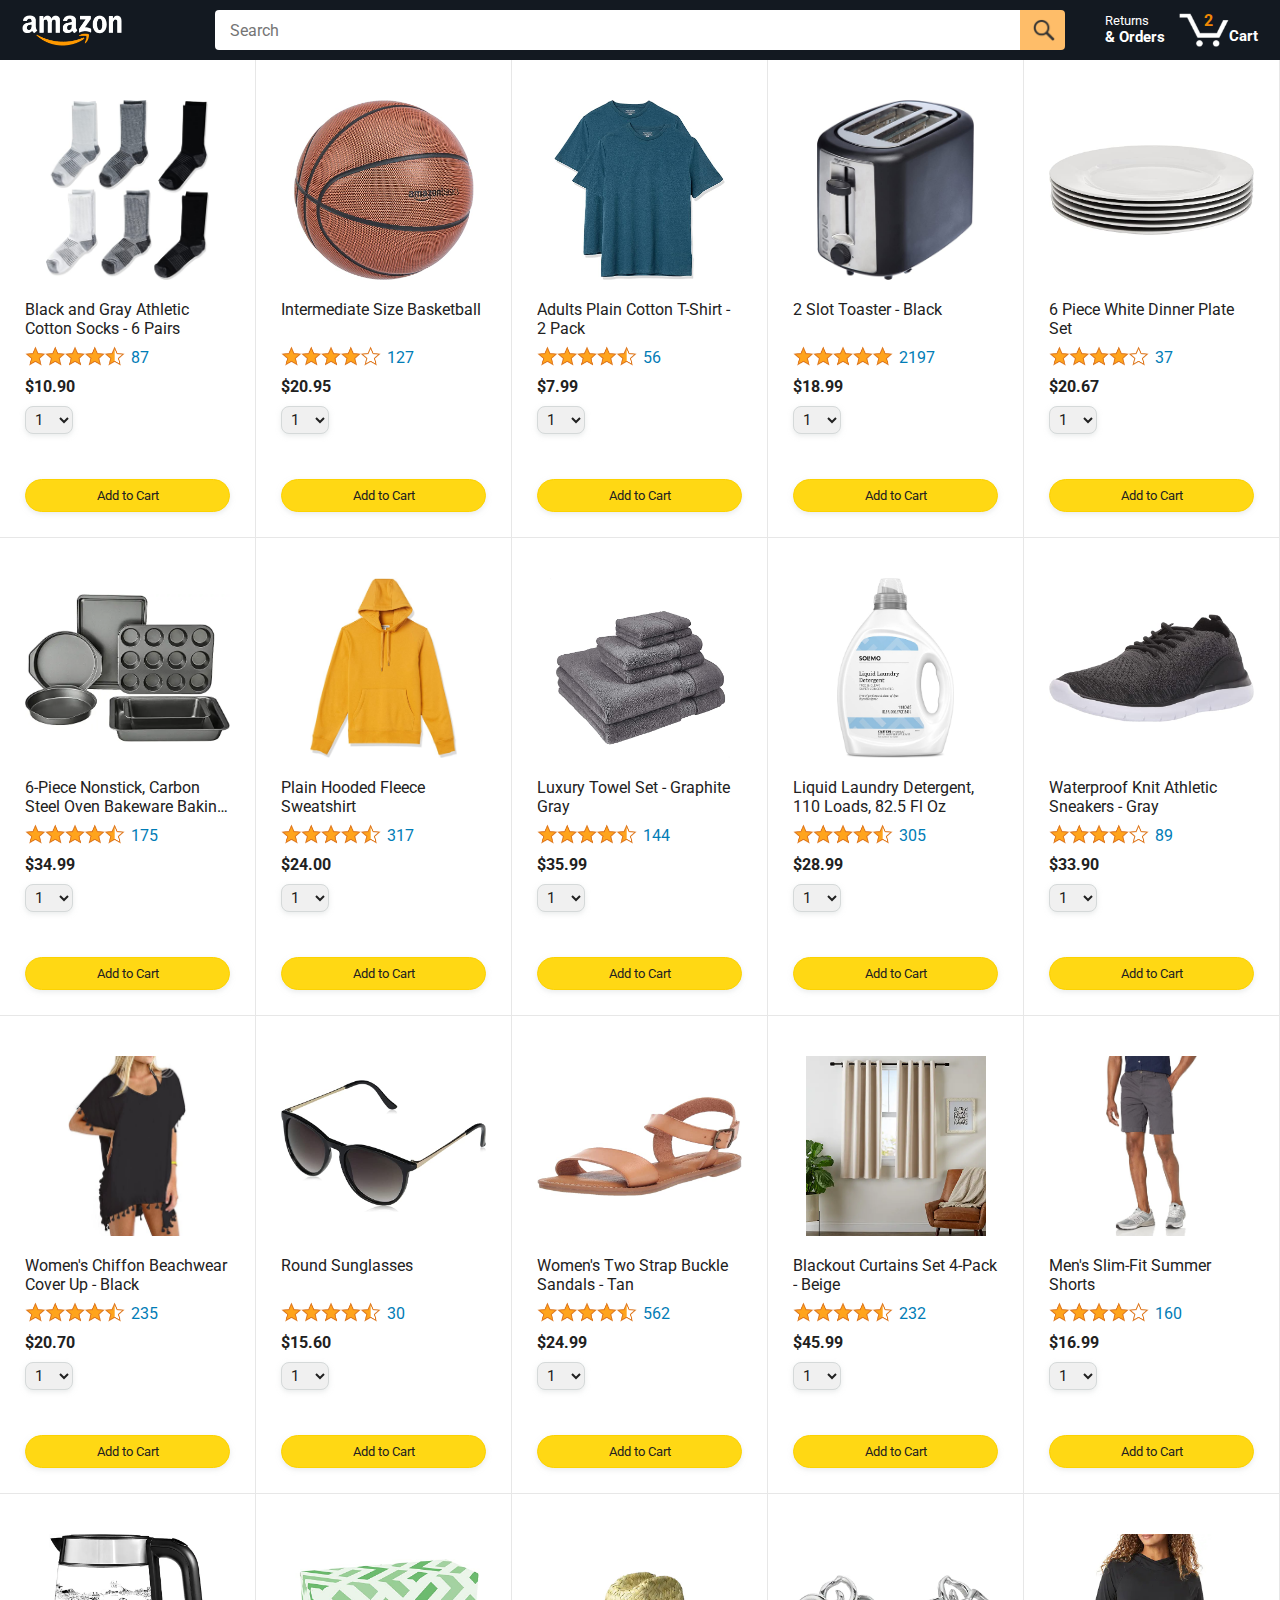
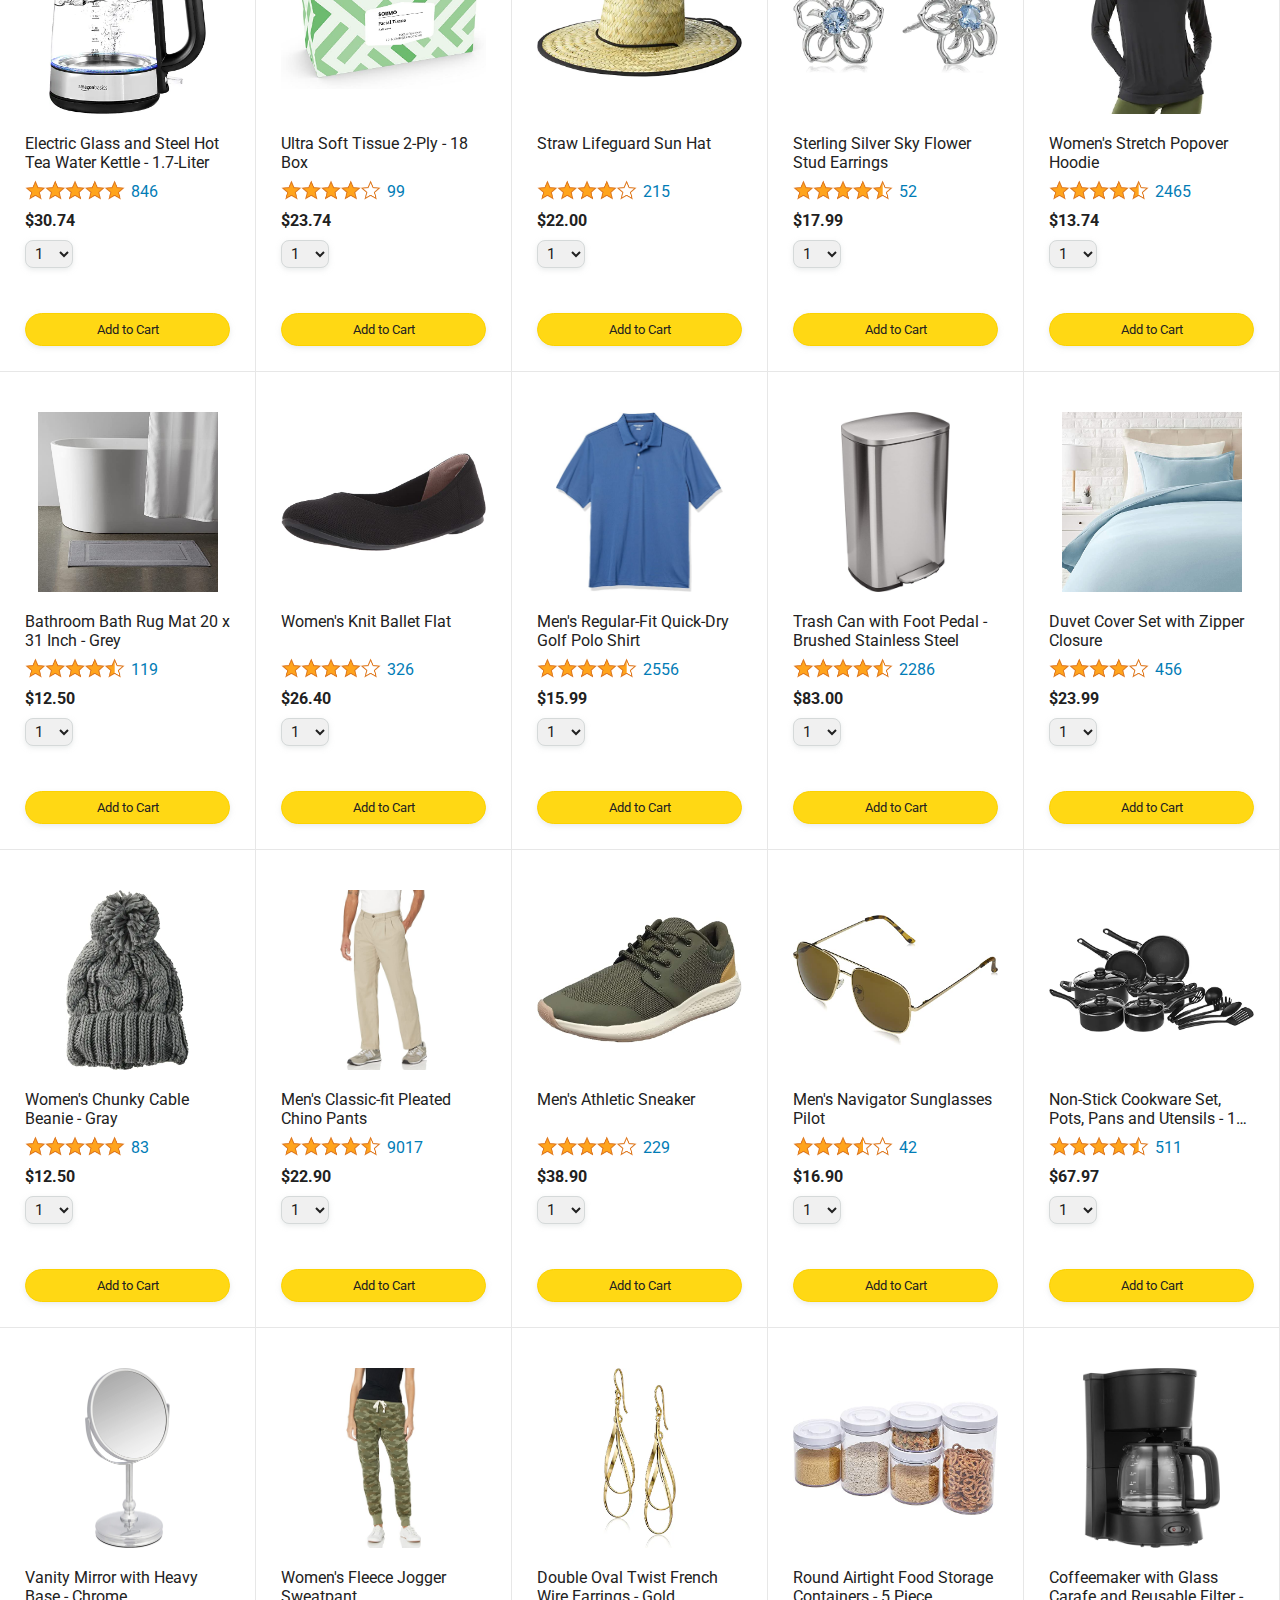
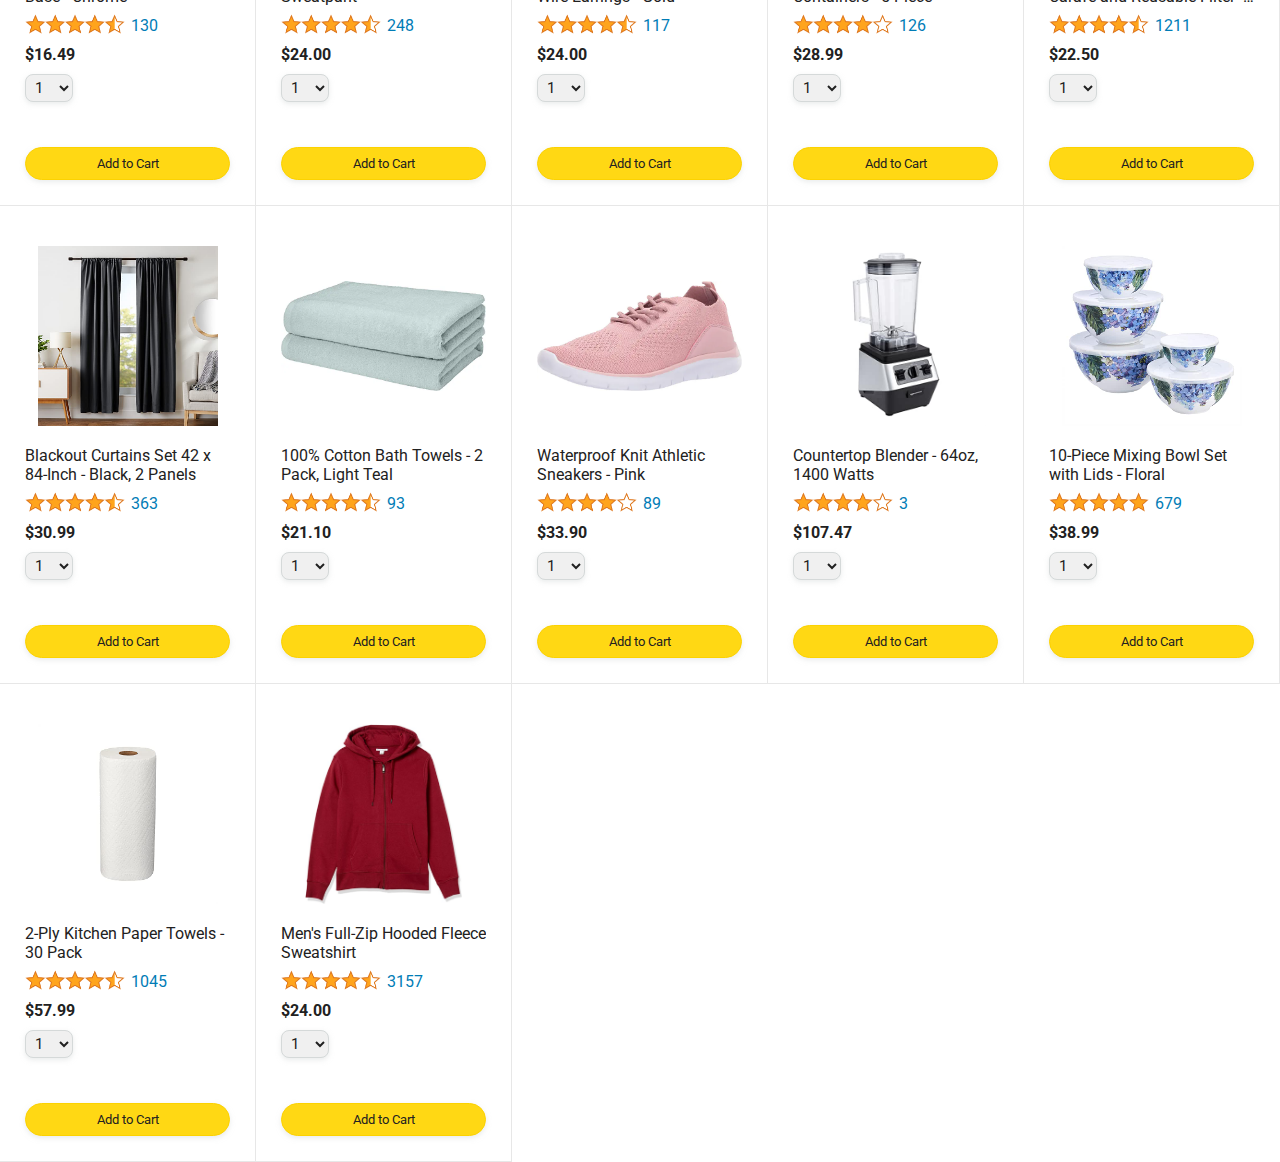
<file: amazon project/amazon.html>
<!DOCTYPE html>
<html>
  <head>
    <title>Amazon Project</title>
    
    <meta name="viewport" content="width=device-width, initial-scale=1">

    <!-- Load a font called Roboto from Google Fonts. -->
    <link rel="preconnect" href="https://fonts.googleapis.com">
    <link rel="preconnect" href="https://fonts.gstatic.com" crossorigin>
    <link href="https://fonts.googleapis.com/css2?family=Roboto:wght@400;500;700&display=swap" rel="stylesheet">

    <link rel="stylesheet" href="styles/shared/general.css">
    <link rel="stylesheet" href="styles/shared/amazon-header.css">
    <link rel="stylesheet" href="styles/pages/amazon.css">
  </head>
  <body>
    <div class="amazon-header">
      <div class="amazon-header-left-section">
        <a href="amazon.html" class="header-link">
          <img class="amazon-logo"
            src="images/amazon-logo-white.png">
          <img class="amazon-mobile-logo"
            src="images/amazon-mobile-logo-white.png">
        </a>
      </div>

      <div class="amazon-header-middle-section">
        <input class="search-bar" type="text" placeholder="Search">

        <button class="search-button">
          <img class="search-icon" src="images/icons/search-icon.png">
        </button>
      </div>

      <div class="amazon-header-right-section">
        <a class="orders-link header-link" href="orders.html">
          <span class="returns-text">Returns</span>
          <span class="orders-text">& Orders</span>
        </a>

        <a class="cart-link header-link" href="checkout.html">
          <img class="cart-icon" src="images/icons/cart-icon.png">
          <div class="cart-quantity">0</div>
          <div class="cart-text">Cart</div>
        </a>
      </div>
    </div>
    
    <div class="main">
      <div class="products-grid">
      </div>
    </div>

    <script type="module" src="scripts/amazon.js"></script>
  </body>
</html>
</file>
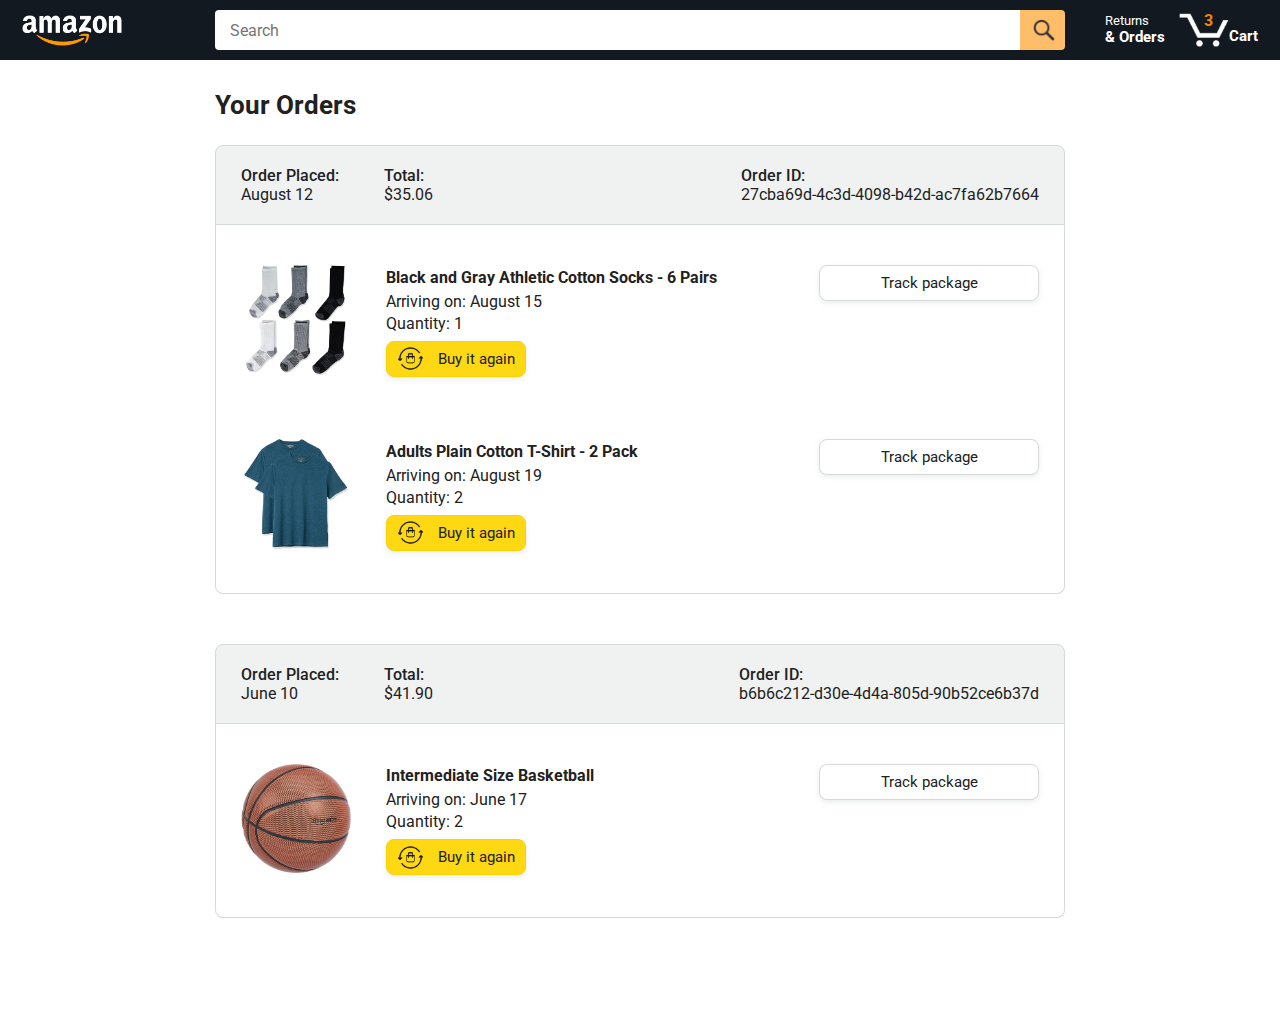
<file: amazon project/orders.html>
<!DOCTYPE html>
<html>
  <head>
    <title>Orders</title>

    <!-- This code is needed for responsive design to work.
      (Responsive design = make the website look good on
      smaller screen sizes like a phone or a tablet). -->
    <meta name="viewport" content="width=device-width, initial-scale=1">

    <!-- Load a font called Roboto from Google Fonts. -->
    <link rel="preconnect" href="https://fonts.googleapis.com">
    <link rel="preconnect" href="https://fonts.gstatic.com" crossorigin>
    <link href="https://fonts.googleapis.com/css2?family=Roboto:wght@400;500;700&display=swap" rel="stylesheet">

    <!-- Here are the CSS files for this page. -->
    <link rel="stylesheet" href="styles/shared/general.css">
    <link rel="stylesheet" href="styles/shared/amazon-header.css">
    <link rel="stylesheet" href="styles/pages/orders.css">
  </head>
  <body>
    <div class="amazon-header">
      <div class="amazon-header-left-section">
        <a href="amazon.html" class="header-link">
          <img class="amazon-logo"
            src="images/amazon-logo-white.png">
          <img class="amazon-mobile-logo"
            src="images/amazon-mobile-logo-white.png">
        </a>
      </div>

      <div class="amazon-header-middle-section">
        <input class="search-bar" type="text" placeholder="Search">

        <button class="search-button">
          <img class="search-icon" src="images/icons/search-icon.png">
        </button>
      </div>

      <div class="amazon-header-right-section">
        <a class="orders-link header-link" href="orders.html">
          <span class="returns-text">Returns</span>
          <span class="orders-text">& Orders</span>
        </a>

        <a class="cart-link header-link" href="checkout.html">
          <img class="cart-icon" src="images/icons/cart-icon.png">
          <div class="cart-quantity">3</div>
          <div class="cart-text">Cart</div>
        </a>
      </div>
    </div>

    <div class="main">
      <div class="page-title">Your Orders</div>

      <div class="orders-grid">
        <div class="order-container">
          
          <div class="order-header">
            <div class="order-header-left-section">
              <div class="order-date">
                <div class="order-header-label">Order Placed:</div>
                <div>August 12</div>
              </div>
              <div class="order-total">
                <div class="order-header-label">Total:</div>
                <div>$35.06</div>
              </div>
            </div>

            <div class="order-header-right-section">
              <div class="order-header-label">Order ID:</div>
              <div>27cba69d-4c3d-4098-b42d-ac7fa62b7664</div>
            </div>
          </div>

          <div class="order-details-grid">
            <div class="product-image-container">
              <img src="images/products/athletic-cotton-socks-6-pairs.jpg">
            </div>

            <div class="product-details">
              <div class="product-name">
                Black and Gray Athletic Cotton Socks - 6 Pairs
              </div>
              <div class="product-delivery-date">
                Arriving on: August 15
              </div>
              <div class="product-quantity">
                Quantity: 1
              </div>
              <button class="buy-again-button button-primary">
                <img class="buy-again-icon" src="images/icons/buy-again.png">
                <span class="buy-again-message">Buy it again</span>
              </button>
            </div>

            <div class="product-actions">
              <a href="tracking.html">
                <button class="track-package-button button-secondary">
                  Track package
                </button>
              </a>
            </div>

            <div class="product-image-container">
              <img src="images/products/adults-plain-cotton-tshirt-2-pack-teal.jpg">
            </div>

            <div class="product-details">
              <div class="product-name">
                Adults Plain Cotton T-Shirt - 2 Pack
              </div>
              <div class="product-delivery-date">
                Arriving on: August 19
              </div>
              <div class="product-quantity">
                Quantity: 2
              </div>
              <button class="buy-again-button button-primary">
                <img class="buy-again-icon" src="images/icons/buy-again.png">
                <span class="buy-again-message">Buy it again</span>
              </button>
            </div>

            <div class="product-actions">
              <a href="tracking.html">
                <button class="track-package-button button-secondary">
                  Track package
                </button>
              </a>
            </div>
          </div>
        </div>

        <div class="order-container">

          <div class="order-header">
            <div class="order-header-left-section">
              <div class="order-date">
                <div class="order-header-label">Order Placed:</div>
                <div>June 10</div>
              </div>
              <div class="order-total">
                <div class="order-header-label">Total:</div>
                <div>$41.90</div>
              </div>
            </div>

            <div class="order-header-right-section">
              <div class="order-header-label">Order ID:</div>
              <div>b6b6c212-d30e-4d4a-805d-90b52ce6b37d</div>
            </div>
          </div>

          <div class="order-details-grid">
            <div class="product-image-container">
              <img src="images/products/intermediate-composite-basketball.jpg">
            </div>

            <div class="product-details">
              <div class="product-name">
                Intermediate Size Basketball
              </div>
              <div class="product-delivery-date">
                Arriving on: June 17
              </div>
              <div class="product-quantity">
                Quantity: 2
              </div>
              <button class="buy-again-button button-primary">
                <img class="buy-again-icon" src="images/icons/buy-again.png">
                <span class="buy-again-message">Buy it again</span>
              </button>
            </div>

            <div class="product-actions">
              <a href="tracking.html">
                <button class="track-package-button button-secondary">
                  Track package
                </button>
              </a>
            </div>
          </div>
        </div>
      </div>
    </div>
  </body>
</html>
</file>
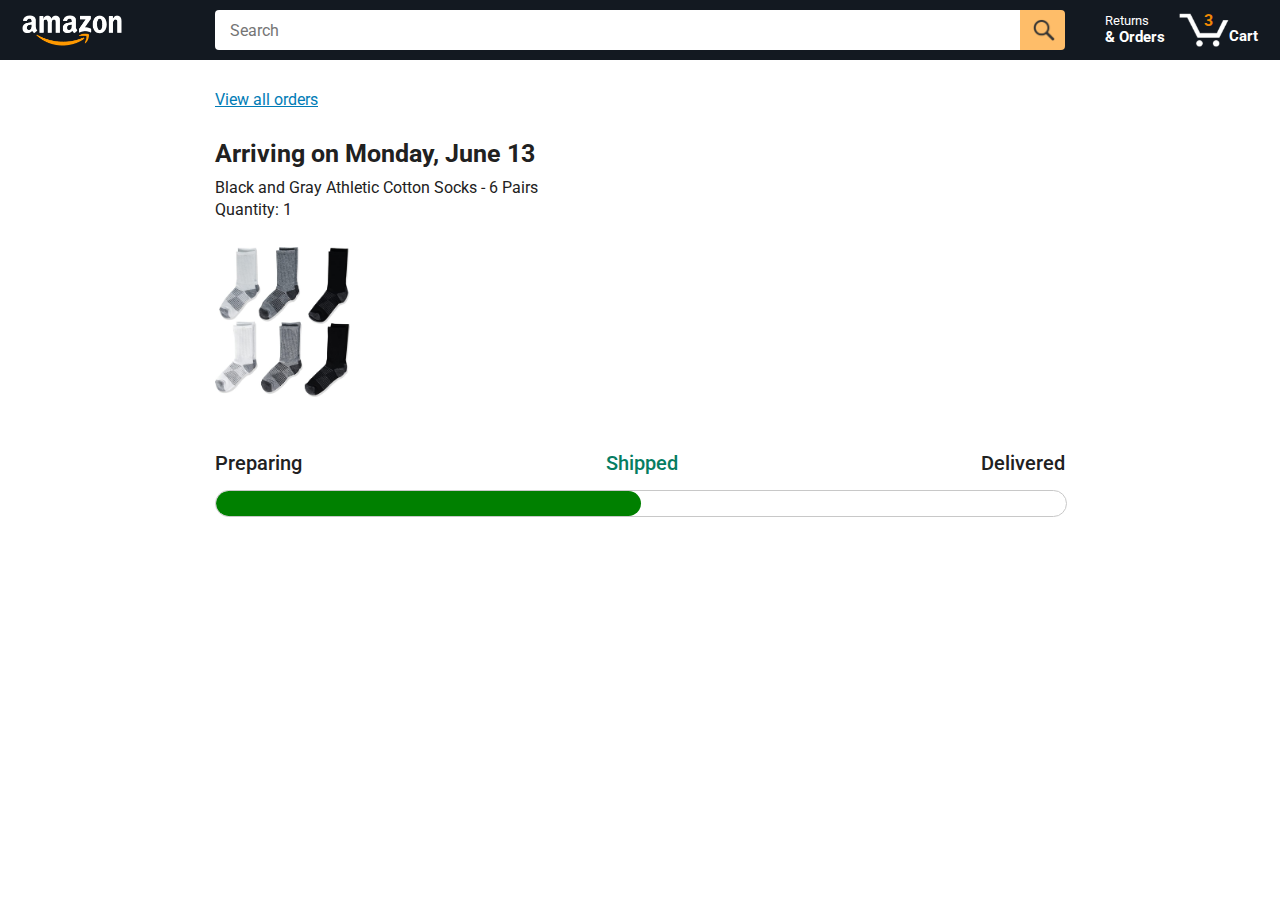
<file: amazon project/tracking.html>
<!DOCTYPE html>
<html>
  <head>
    <title>Tracking</title>

    <!-- This code is needed for responsive design to work.
      (Responsive design = make the website look good on
      smaller screen sizes like a phone or a tablet). -->
    <meta name="viewport" content="width=device-width, initial-scale=1">

    <!-- Load a font called Roboto from Google Fonts. -->
    <link rel="preconnect" href="https://fonts.googleapis.com">
    <link rel="preconnect" href="https://fonts.gstatic.com" crossorigin>
    <link href="https://fonts.googleapis.com/css2?family=Roboto:wght@400;500;700&display=swap" rel="stylesheet">

    <!-- Here are the CSS files for this page. -->
    <link rel="stylesheet" href="styles/shared/general.css">
    <link rel="stylesheet" href="styles/shared/amazon-header.css">
    <link rel="stylesheet" href="styles/pages/tracking.css">
  </head>
  <body>
    <div class="amazon-header">
      <div class="amazon-header-left-section">
        <a href="amazon.html" class="header-link">
          <img class="amazon-logo"
            src="images/amazon-logo-white.png">
          <img class="amazon-mobile-logo"
            src="images/amazon-mobile-logo-white.png">
        </a>
      </div>

      <div class="amazon-header-middle-section">
        <input class="search-bar" type="text" placeholder="Search">

        <button class="search-button">
          <img class="search-icon" src="images/icons/search-icon.png">
        </button>
      </div>

      <div class="amazon-header-right-section">
        <a class="orders-link header-link" href="orders.html">
          <span class="returns-text">Returns</span>
          <span class="orders-text">& Orders</span>
        </a>

        <a class="cart-link header-link" href="checkout.html">
          <img class="cart-icon" src="images/icons/cart-icon.png">
          <div class="cart-quantity">3</div>
          <div class="cart-text">Cart</div>
        </a>
      </div>
    </div>

    <div class="main">
      <div class="order-tracking">
        <a class="back-to-orders-link link-primary" href="orders.html">
          View all orders
        </a>

        <div class="delivery-date">
          Arriving on Monday, June 13
        </div>

        <div class="product-info">
          Black and Gray Athletic Cotton Socks - 6 Pairs
        </div>

        <div class="product-info">
          Quantity: 1
        </div>

        <img class="product-image" src="images/products/athletic-cotton-socks-6-pairs.jpg">

        <div class="progress-labels-container">
          <div class="progress-label">
            Preparing
          </div>
          <div class="progress-label current-status">
            Shipped
          </div>
          <div class="progress-label">
            Delivered
          </div>
        </div>

        <div class="progress-bar-container">
          <div class="progress-bar"></div>
        </div>
      </div>
    </div>
  </body>
</html>
</file>
<file: amazon project/styles/shared/general.css>
body {
  font-family: Roboto, Arial;
  color: rgb(33, 33, 33);
  /* The <body> element has a default margin of 8px
     on all sides. This removes the default margins. */
  margin: 0;
}

/* <p> elements have a default margin on the top
   and bottom. This removes the default margins. */
p {
  margin: 0;
}

button {
  cursor: pointer;
}

select {
  cursor: pointer;
}

input, select, button {
  font-family: Roboto, Arial;
}

.button-primary {
  color: rgb(33, 33, 33);
  background-color: rgb(255, 216, 20);
  border: 1px solid rgb(252, 210, 0);
  border-radius: 8px;
  cursor: pointer;
  box-shadow: 0 2px 5px rgba(213, 217, 217, 0.5);
}

.button-primary:hover {
  background-color: rgb(247, 202, 0);
  border: 1px solid rgb(242, 194, 0);
}

.button-primary:active {
  background: rgb(255, 216, 20);
  border-color: rgb(252, 210, 0);
  box-shadow: none;
}

.button-secondary {
  color: rgb(33, 33, 33);
  background: white;
  border: 1px solid rgb(213, 217, 217);
  border-radius: 8px;
  cursor: pointer;
  box-shadow: 0 2px 5px rgba(213, 217, 217, 0.5);
}

.button-secondary:hover {
  background-color: rgb(247, 250, 250);
}

.button-secondary:active {
  background-color: rgb(237, 253, 255);
  box-shadow: none;
}

/* These styles will limit text to 2 lines. Anything
   beyond 2 lines will be replaced with "..."
   You can find this code by using an A.I. tool or by
   searching in Google.
   https://css-tricks.com/almanac/properties/l/line-clamp/ */
.limit-text-to-2-lines {
  display: -webkit-box;
  -webkit-line-clamp: 2;
  -webkit-box-orient: vertical;
  overflow: hidden;
}

.link-primary {
  color: rgb(1, 124, 182);
  cursor: pointer;
}

.link-primary:hover {
  color: rgb(196, 80, 0);
}

/* Styles for dropdown selectors. */
select {
  color: rgb(33, 33, 33);
  background-color: rgb(240, 240, 240);
  border: 1px solid rgb(213, 217, 217);
  border-radius: 8px;
  padding: 3px 5px;
  font-size: 15px;
  cursor: pointer;
  box-shadow: 0 2px 5px rgba(213, 217, 217, 0.5);
}

select:focus,
input:focus {
  outline: 2px solid rgb(255, 153, 0);
}
</file>
<file: amazon project/styles/shared/amazon-header.css>
.amazon-header {
  background-color: rgb(19, 25, 33);
  color: white;
  padding-left: 15px;
  padding-right: 15px;

  display: flex;
  align-items: center;
  justify-content: space-between;

  position: fixed;
  top: 0;
  left: 0;
  right: 0;
  height: 60px;
}

.amazon-header-left-section {
  width: 180px;
}

@media (max-width: 800px) {
  .amazon-header-left-section {
    width: unset;
  }
}

.header-link {
  display: inline-block;
  padding: 6px;
  border-radius: 2px;
  cursor: pointer;
  text-decoration: none;
  border: 1px solid rgba(0, 0, 0, 0);
}

.header-link:hover {
  border: 1px solid rgb(73, 72, 72);
}

.amazon-logo {
  width: 100px;
  margin-top: 5px;
}

.amazon-mobile-logo {
  display: none;
}

@media (max-width: 575px) {
  .amazon-logo {
    display: none;
  }

  .amazon-mobile-logo {
    display: block;
    height: 35px;
    margin-top: 5px;
  }
}

.amazon-header-middle-section {
  flex: 1;
  max-width: 850px;
  margin-left: 10px;
  margin-right: 10px;
  display: flex;
}

.search-bar {
  flex: 1;
  width: 0;
  font-size: 16px;
  height: 38px;
  padding-left: 15px;
  border: none;
  border-top-left-radius: 4px;
  border-bottom-left-radius: 4px;
  border-top-right-radius: 0;
  border-bottom-right-radius: 0;
}

.search-button {
  background-color: rgb(254, 189, 105);
  border: none;
  width: 45px;
  height: 40px;
  border-top-right-radius: 4px;
  border-bottom-right-radius: 4px;
  flex-shrink: 0;
}

.search-icon {
  height: 22px;
  margin-left: 2px;
  margin-top: 3px;
}

.amazon-header-right-section {
  width: 180px;
  flex-shrink: 0;
  display: flex;
  justify-content: end;
}

.orders-link {
  color: white;
}

.returns-text {
  display: block;
  font-size: 13px;
}

.orders-text {
  display: block;
  font-size: 15px;
  font-weight: 700;
}

.cart-link {
  color: white;
  display: flex;
  align-items: center;
  position: relative;
}

.cart-icon {
  width: 50px;
}

.cart-text {
  margin-top: 12px;
  font-size: 15px;
  font-weight: 700;
}

.cart-quantity {
  color: rgb(240, 136, 4);
  font-size: 16px;
  font-weight: 700;

  position: absolute;
  top: 4px;
  left: 22px;
  
  width: 26px;
  text-align: center;
}
</file>
<file: amazon project/styles/pages/amazon.css>
.main {
  margin-top: 60px;
}

.products-grid {
  display: grid;

  /* - In CSS Grid, 1fr means a column will take up the
       remaining space in the grid.
     - If we write 1fr 1fr ... 1fr; 8 times, this will
       divide the grid into 8 columns, each taking up an
       equal amount of the space.
     - repeat(8, 1fr); is a shortcut for repeating "1fr"
       8 times (instead of typing out "1fr" 8 times).
       repeat(...) is a special property that works with
       display: grid; */
  grid-template-columns: repeat(8, 1fr);
}

/* @media is used to create responsive design (making the
   website look good on any screen size). This @media
   means when the screen width is 2000px or less, we
   will divide the grid into 7 columns instead of 8. */
@media (max-width: 2000px) {
  .products-grid {
    grid-template-columns: repeat(7, 1fr);
  }
}

/* This @media means when the screen width is 1600px or
   less, we will divide the grid into 6 columns. */
@media (max-width: 1600px) {
  .products-grid {
    grid-template-columns: repeat(6, 1fr);
  }
}

@media (max-width: 1300px) {
  .products-grid {
    grid-template-columns: repeat(5, 1fr);
  }
}

@media (max-width: 1000px) {
  .products-grid {
    grid-template-columns: repeat(4, 1fr);
  }
}

@media (max-width: 800px) {
  .products-grid {
    grid-template-columns: repeat(3, 1fr);
  }
}

@media (max-width: 575px) {
  .products-grid {
    grid-template-columns: repeat(2, 1fr);
  }
}

@media (max-width: 450px) {
  .products-grid {
    grid-template-columns: 1fr;
  }
}

.product-container {
  padding-top: 40px;
  padding-bottom: 25px;
  padding-left: 25px;
  padding-right: 25px;

  border-right: 1px solid rgb(231, 231, 231);
  border-bottom: 1px solid rgb(231, 231, 231);

  display: flex;
  flex-direction: column;
}

.product-image-container {
  display: flex;
  justify-content: center;
  align-items: center;

  height: 180px;
  margin-bottom: 20px;
}

.product-image {
  /* Images will overflow their container by default. To
    prevent this, we set max-width and max-height to 100%
    so they stay inside their container. */
  max-width: 100%;
  max-height: 100%;
}

.product-name {
  height: 40px;
  margin-bottom: 5px;
}

.product-rating-container {
  display: flex;
  align-items: center;
  margin-bottom: 10px;
}

.product-rating-stars {
  width: 100px;
  margin-right: 6px;
}

.product-rating-count {
  color: rgb(1, 124, 182);
  cursor: pointer;
  margin-top: 3px;
}

.product-price {
  font-weight: 700;
  margin-bottom: 10px;
}

.product-quantity-container {
  margin-bottom: 17px;
}

.product-spacer {
  flex: 1;
}

.added-to-cart {
  color: rgb(6, 125, 98);
  font-size: 16px;

  display: flex;
  align-items: center;
  margin-bottom: 8px;
  opacity: 0;
  pointer-events: none;
}

.added-to-cart-active{
  opacity: 1;
  animation: fadeOut 3.1s ease-in-out;
}

@keyframes fadeOut {
  0%{
    opacity: 1;
  }
  100%{
    opacity: 0;
  }
}

.added-to-cart img {
  height: 20px;
  margin-right: 5px;
}

.add-to-cart-button {
  width: 100%;
  padding: 8px;
  border-radius: 50px;
}
</file>
<file: amazon project/styles/pages/orders.css>
.main {
  max-width: 850px;
  margin-top: 90px;
  margin-bottom: 100px;
  padding-left: 20px;
  padding-right: 20px;

  /* margin-left: auto;
     margin-right auto;
     Is a trick for centering an element horizontally
     without needing a container. */
  margin-left: auto;
  margin-right: auto;
}

.page-title {
  font-weight: 700;
  font-size: 26px;
  margin-bottom: 25px;
}

.orders-grid {
  display: grid;
  grid-template-columns: 1fr;
  row-gap: 50px;
}

.order-header {
  background-color: rgb(240, 242, 242);
  border: 1px solid rgb(213, 217, 217);

  display: flex;
  align-items: center;
  justify-content: space-between;

  padding: 20px 25px;
  border-top-left-radius: 8px;
  border-top-right-radius: 8px;
}

.order-header-left-section {
  display: flex;
  flex-shrink: 0;
}

.order-header-label {
  font-weight: 500;
}

.order-date,
.order-total {
  margin-right: 45px;
}

.order-header-right-section {
  flex-shrink: 1;
}

@media (max-width: 575px) {
  .order-header {
    flex-direction: column;
    align-items: start;
    line-height: 23px;
    padding: 15px;
  }

  .order-header-left-section {
    flex-direction: column;
  }

  .order-header-label {
    margin-right: 5px;
  }

  .order-date,
  .order-total {
    display: grid;
    grid-template-columns: auto 1fr;
    margin-right: 0;
  }

  .order-header-right-section {
    display: grid;
    grid-template-columns: auto 1fr;
  }
}

.order-details-grid {
  padding: 40px 25px;
  border: 1px solid rgb(213, 217, 217);
  border-top: none;
  border-bottom-left-radius: 8px;
  border-bottom-right-radius: 8px;

  display: grid;
  grid-template-columns: 110px 1fr 220px;
  column-gap: 35px;
  row-gap: 60px;
  align-items: center;
}

@media (max-width: 800px) {
  .order-details-grid {
    grid-template-columns: 110px 1fr;
    row-gap: 0;
    padding-bottom: 8px;
  }
}

@media (max-width: 450px) {
  .order-details-grid {
    grid-template-columns: 1fr;
  }
}

.product-image-container {
  text-align: center;
}

.product-image-container img {
  max-width: 110px;
  max-height: 110px;
}

.product-name {
  font-weight: 700;
  margin-bottom: 5px;
}

.product-delivery-date {
  margin-bottom: 3px;
}

.product-quantity {
  margin-bottom: 8px;
}

.buy-again-button {
  font-size: 15px;
  width: 140px;
  height: 36px;
  border-radius: 8px;

  display: flex;
  align-items: center;
  justify-content: center;
}

.buy-again-icon {
  width: 25px;
  margin-right: 15px;
}

.product-actions {
  align-self: start;
}

.track-package-button {
  width: 100%;
  font-size: 15px;
  padding: 8px;
}

@media (max-width: 800px) {
  .buy-again-button {
    margin-bottom: 10px;
  }

  .product-actions {
    /* grid-column: 2 means this element will be placed
       in column 2 in the grid. (Normally, the column that
       an element is placed in is determined by the order
       of the elements in the HTML. grid-column overrides
       this default ordering). */
    grid-column: 2;
    margin-bottom: 30px;
  }

  .track-package-button {
    width: 140px;
  }
}

@media (max-width: 450px) {
  .product-image-container {
    text-align: center;
    margin-bottom: 25px;
  }

  .product-image-container img {
    max-width: 150px;
    max-height: 150px;
  }

  .product-name {
    margin-bottom: 10px;
  }

  .product-quantity {
    margin-bottom: 15px;
  }

  .buy-again-button {
    width: 100%;
    margin-bottom: 15px;
  }

  .product-actions {
    /* grid-column: auto; undos grid-column: 2; from above.
       This element will now be placed in its normal column
       in the grid. */
    grid-column: auto;
    margin-bottom: 70px;
  }

  .track-package-button {
    width: 100%;
    padding: 12px;
  }
}
</file>
<file: amazon project/styles/pages/tracking.css>
.main {
  max-width: 850px;
  margin-top: 90px;
  margin-bottom: 100px;
  padding-left: 30px;
  padding-right: 30px;

  /* margin-left: auto;
     margin-right auto;
     Is a trick for centering an element horizontally
     without needing a container. */
  margin-left: auto;
  margin-right: auto;
}

.back-to-orders-link {
  display: inline-block;
  margin-bottom: 30px;
}

.delivery-date {
  font-size: 25px;
  font-weight: 700;
  margin-bottom: 10px;
}

.product-info {
  margin-bottom: 3px;
}

.product-image {
  max-width: 150px;
  max-height: 150px;
  margin-top: 25px;
  margin-bottom: 50px;
}

.progress-labels-container {
  display: flex;
  justify-content: space-between;
  font-size: 20px;
  font-weight: 500;
  margin-bottom: 15px;
}

.current-status {
  color: rgb(6, 125, 98);
}

@media (max-width: 575px) {
  .progress-labels-container {
    font-size: 16px;
  }
}

@media (max-width: 450px) {
  .progress-labels-container {
    flex-direction: column;
    margin-bottom: 5px;
  }

  .progress-label {
    margin-bottom: 3px;
  }
}

.progress-bar-container {
  height: 25px;
  width: 100%;

  border: 1px solid rgb(200, 200, 200);
  border-radius: 50px;
  overflow: hidden;
}

.progress-bar {
  height: 100%;
  background-color: green;
  border-radius: 50px;
  width: 50%;
}
</file>
